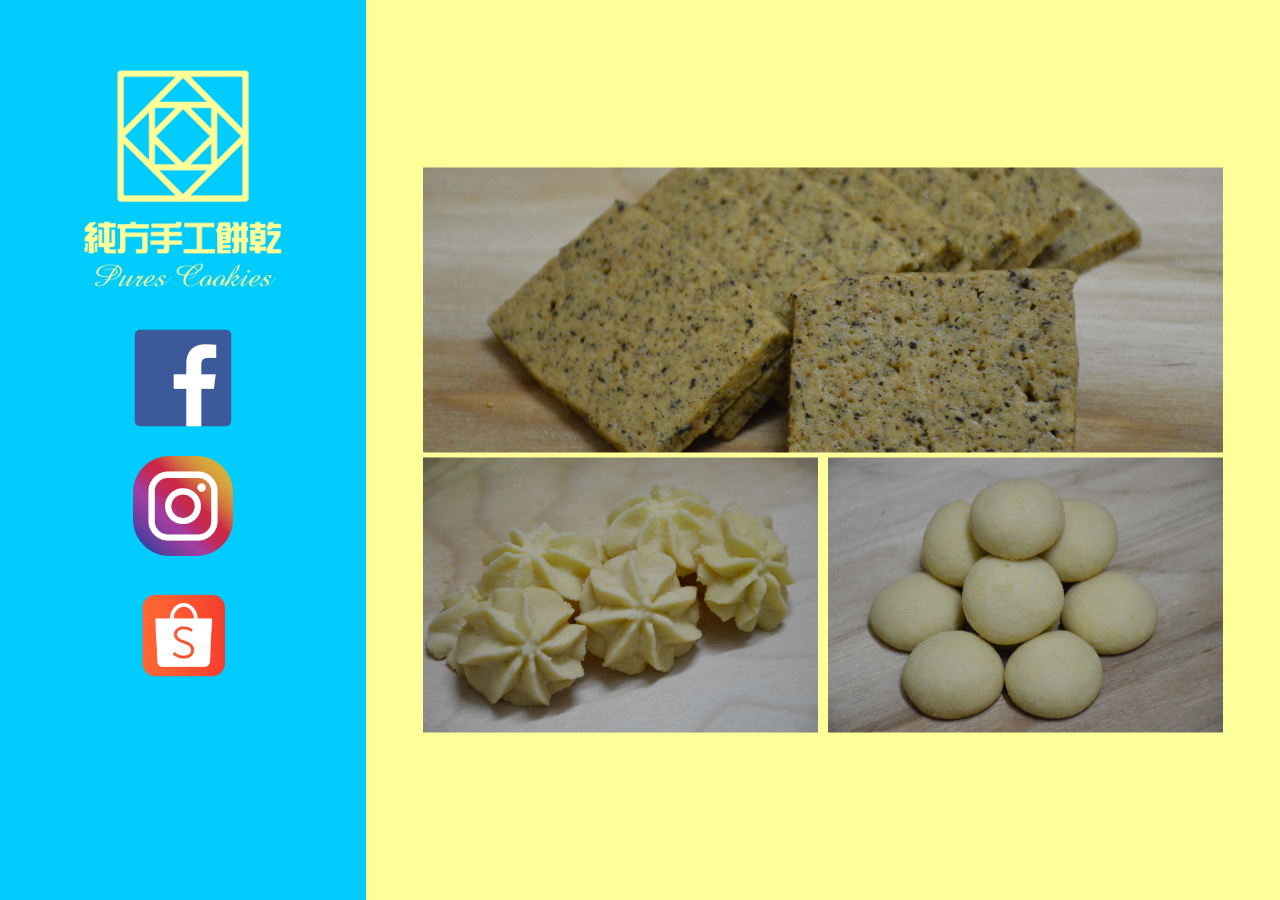
<file: index.html>
<!DOCTYPE html>
<html lang="en">
<head>
    <meta charset="UTF-8">
    <meta http-equiv="X-UA-Compatible" content="IE=edge">
    <meta name="viewport" content="width=device-width, initial-scale=1.0">
    <title>純方手工餅乾</title>
    <link rel="stylesheet" href="./css/00-RWD.css">
</head>
<body>
    <div class="nav">
        <img class="logo" src="./img/logo.jpg">
        <div class="menu">
            <div class="menu-list">
                <a href="https://zh-tw.facebook.com/PURE2Cookies/">
                    <img class="menu-list-logo" src="./img/logo-f.png">
                </a>
            </div>
            <div class="menu-list">
                <a href="https://www.instagram.com/chunfun.cookies/">
                    <img class="menu-list-logo" src="./img/logo-i.png">
                </a>
            </div>
            <div class="menu-list">
                <a href="https://shopee.tw/stud10228">
                    <img class="menu-list-logo" src="./img/logo-s.png">
                </a>
            </div>
        </div>
    </div>
    <div class="container">
        <div class="wrap">
            <div class="wrap-1"></div>
            <div class="wrap-2"></div>
            <div class="wrap-3"></div>
        </div>
    </div>
</body>
</html>
</file>
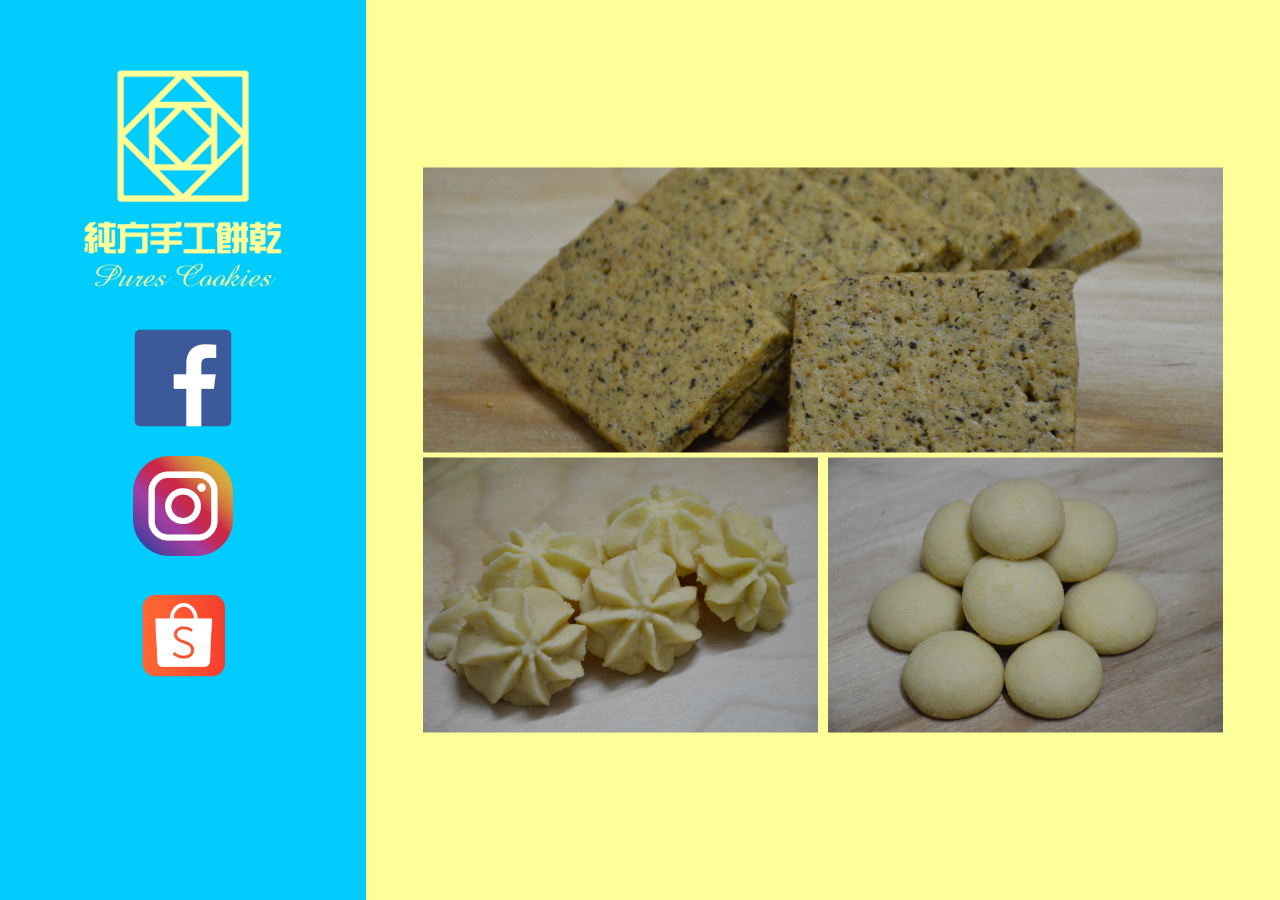
<file: 00-RWD.html>
<!DOCTYPE html>
<html lang="en">
<head>
    <meta charset="UTF-8">
    <meta http-equiv="X-UA-Compatible" content="IE=edge">
    <meta name="viewport" content="width=device-width, initial-scale=1.0">
    <title>純方手工餅乾</title>
    <link rel="stylesheet" href="./css/00-RWD.css">
</head>
<body>
    <div class="nav">
        <img class="logo" src="./img/logo.jpg">
        <div class="menu">
            <div class="menu-list">
                <a href="https://zh-tw.facebook.com/PURE2Cookies/">
                    <img class="menu-list-logo" src="./img/logo-f.png">
                </a>
            </div>
            <div class="menu-list">
                <a href="https://www.instagram.com/chunfun.cookies/">
                    <img class="menu-list-logo" src="./img/logo-i.png">
                </a>
            </div>
            <div class="menu-list">
                <a href="https://shopee.tw/stud10228">
                    <img class="menu-list-logo" src="./img/logo-s.png">
                </a>
            </div>
        </div>
    </div>
    <div class="container">
        <div class="wrap">
            <div class="wrap-1"></div>
            <div class="wrap-2"></div>
            <div class="wrap-3"></div>
        </div>
    </div>
</body>
</html>
</file>
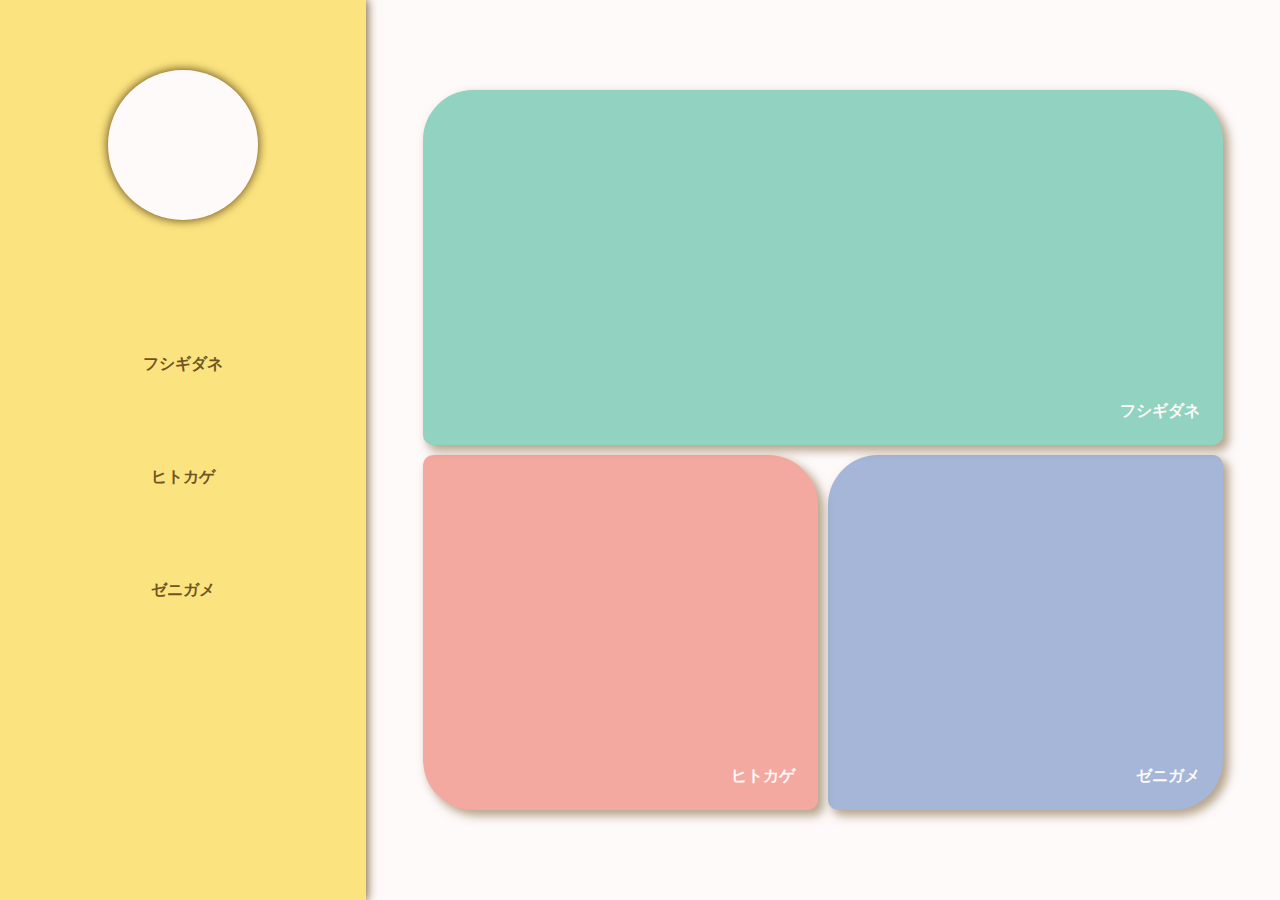
<file: RWD任務/完成檔案範例-精緻版/RWD.html>
<!DOCTYPE html>
<html lang="en">
  <head>
    <meta charset="UTF-8" />
    <meta http-equiv="X-UA-Compatible" content="IE=edge" />
    <meta name="viewport" content="width=device-width, initial-scale=1.0" />
    <title>愛と真実の悪を貫く！</title>
    <link rel="stylesheet" href="design.css" />
    <link rel="stylesheet" href="layout_PC.css" />
    <link rel="stylesheet" href="layout_SmallPC.css" />
    <link rel="stylesheet" href="layout_Tablet.css" />
    <link rel="stylesheet" href="layout_Phone.css" />
  </head>
  <body>
    <div class="nav">
      <div class="nav__collapse-btn"></div>
      <div class="logo"></div>
      <div class="menu">
        <a
          href="https://zukan.pokemon.co.jp/detail/001/"
          target="_blank"
          class="menu__menu-link grass"
          >フシギダネ</a
        >
        <a
          href="https://zukan.pokemon.co.jp/detail/004/"
          target="_blank"
          class="menu__menu-link fire"
          >ヒトカゲ</a
        >
        <a
          href="https://zukan.pokemon.co.jp/detail/007/"
          target="_blank"
          class="menu__menu-link water"
          >ゼニガメ</a
        >
      </div>
    </div>
    <div class="container">
      <div class="banner-wrapper">
        <div class="banner-wrapper__banner grass"></div>
        <div class="banner-wrapper__banner fire"></div>
        <div class="banner-wrapper__banner water"></div>
      </div>
    </div>
  </body>
</html>
</file>
<file: css/00-RWD.css>
* {
    box-sizing: border-box;
}
body {
    margin: 0;
}
.nav{
    position: fixed;
    width: 366px;
    height: 100vh;
    background-color: #00ccff;
}
.logo {
    position: relative;
    width: 250px;
    left: 50%;
    top: 50px;
    transform: translateX(-50%);
}
.menu {
    position: relative;
    width: 100%;
    top: 50px;
    padding: 0;
}
.menu-list {
    margin: 24px auto;
    text-align: center;
}
.menu-list-logo {
    width: 100px;
    transition: 0.3s;
}
.menu-list-logo:hover {
    transform: scale(1.2);
}
.container {
    position: absolute;
    width: calc(100% - 366px);
    height: 100vh;
    right: 0;
    background-color: #feff99;
}
.wrap {
    position: absolute;
    width: 955px;
    top: 50%;
    left: 50%;
    transform: translate(-50%, -50%);
}
.wrap-1, .wrap-2, .wrap-3 {
    float: left;
    width: 315px;
    height: 570px;
    margin-right: 5px;
    transition: 0.3s;
}
.wrap-1:hover, .wrap-2:hover, .wrap-3:hover {
    transform: scale(1.05);
}
.wrap-1 {
    background-image: url(../img/pic-1.jpg);
    background-size: cover;
    background-position: center center;
}
.wrap-2 {
    background-image: url(../img/pic-2.jpg);
    background-size: cover;
    background-position: center center;
}
.wrap-3 {
    background-image: url(../img/pic-3.jpg);
    background-size: cover;
    background-position: center center;
    margin-right: 0;
}
@media (max-width:1331px) {
    .nav{
        position: fixed;
        width: 366px;
        height: 100vh;
        background-color: #00ccff;
    }
    .logo {
        position: relative;
        width: 250px;
        left: 50%;
        top: 50px;
        transform: translateX(-50%);
    }
    .menu {
        position: relative;
        width: 100%;
        top: 50px;
        padding: 0;
    }
    .menu-list {
        margin: 24px auto;
        text-align: center;
    }
    .menu-list-logo {
        width: 100px;
        transition: 0.3s;
    }
    .menu-list-logo:hover {
        transform: scale(1.2);
    }
    .container {
        position: absolute;
        width: calc(100% - 366px);
        height: 100vh;
        right: 0;
        background-color: #feff99;
    }
    .wrap {
        position: absolute;
        width: 800px;
        top: 50%;
        left: 50%;
        transform: translate(-50%, -50%);
    }
    .wrap-1:hover, .wrap-2:hover, .wrap-3:hover {
        transform: scale(1.05);
    }
    .wrap-1 {
        background-image: url(../img/pic-1.jpg);
        background-size: cover;
        background-position: center center;
        float: left;
        width: 800px;
        height: 285px;
        margin-bottom: 5px;
        transition: 0.3s;
    }
    .wrap-2 {
        background-image: url(../img/pic-2.jpg);
        background-size: cover;
        background-position: center center;
        clear: left;
        float: left;
        width: 395px;
        height: 275px;
        margin-right: 5px;
        transition: 0.3s;
    }
    .wrap-3 {
        background-image: url(../img/pic-3.jpg);
        background-size: cover;
        background-position: center center;
        margin-right: 0;
        float: left;
        width: 395px;
        height: 275px;
        margin-left: 5px;
        transition: 0.3s;
    }
}
@media (max-width:1200px) {
    .nav{
        position: fixed;
        width: 100%;
        height: 100px;
        background-color: #00ccff;
        z-index: 1;
    }
    .logo {
        float: left;
        position: relative;
        width: 100px;
        left: 80px;
        top: 0;
        transform: translateX(-50%);
    }
    .menu {
        top: 0;
        width: 360px;
        position: relative;
        float: right;
        padding: 0;
    }
    .menu-list {
        position: relative;
        float: left;
        margin: 10px 20px;
        text-align: center;
    }
    .menu-list-logo {
        width: 80px;
        transition: 0.3s;
    }
    .menu-list-logo:hover {
        transform: scale(1.2);
    }
    .container {
        position: absolute;
        width: 100%;
        height: calc(100% - 100px);
        bottom: 0;
        background-color: #feff99;
    }
    .wrap {
        position: absolute;
        width: 700px;
        top: 50%;
        left: 50%;
        transform: translate(-50%, -50%);
    }
    .wrap-1:hover, .wrap-2:hover, .wrap-3:hover {
        transform: scale(1.05);
    }
    .wrap-1 {
        background-image: url(../img/pic-1.jpg);
        background-size: cover;
        background-position: center center;
        float: left;
        width: 700px;
        height: 400px;
        margin-bottom: 5px;
        transition: 0.3s;
    }
    .wrap-2 {
        background-image: url(../img/pic-2.jpg);
        background-size: cover;
        background-position: center center;
        clear: left;
        float: left;
        width: 345px;
        height: 390px;
        margin-right: 5px;
        transition: 0.3s;
    }
    .wrap-3 {
        background-image: url(../img/pic-3.jpg);
        background-size: cover;
        background-position: center center;
        margin-right: 0;
        float: left;
        width: 345px;
        height: 390px;
        margin-left: 5px;
        transition: 0.3s;
    }
}
@media (max-width:768px) {
    .nav{
        position: fixed;
        width: 100%;
        height: 80px;
        background-color: #00ccff;
        z-index: 1;
    }
    .logo {
        float: left;
        position: absolute;
        width: 80px;
        left: 50%;
        transform: translateX(-50%);
    }
    .menu {
        width: 50px;
        height: 50px;
        float: left;
        position: absolute;
        background-color: unset;
        margin: 15px 25px;
        background-image: url(../img/list.png);
        background-size: cover;
        background-position: center center;
        transition: 0.3s;
    }
    .menu:hover {
        width: 100px;
        height: 260px;
        display: flex;
        flex-direction: column;
        justify-content: space-around;
        align-items: center;
        background-image: none;
    }
    .menu:hover .menu-list {
        display: block;
    }
    .menu-list {
        float: left;
        margin: 10px 20px;
        display: none;
    }
    .menu-list-logo {
        width: 60px;
        transition: 0.3s;
    }
    .menu-list-logo:hover {
        transform: scale(1.2);
    }
    .container {
        position: absolute;
        width: 100%;
        height: calc(100% - 80px);
        bottom: 0;
        background-color: #feff99;
    }
    .wrap {
        position: absolute;
        width: 375px;
        top: 50%;
        left: 50%;
        transform: translate(-50%, -50%);
    }
    .wrap-1:hover, .wrap-2:hover, .wrap-3:hover {
        transform: scale(1.05);
    }
    .wrap-1 {
        background-image: url(../img/pic-1.jpg);
        background-size: cover;
        background-position: center center;
        width: 375px;
        height: 195px;
        margin-bottom: 5px;
        transition: 0.3s;
    }
    .wrap-2 {
        background-image: url(../img/pic-2.jpg);
        background-size: cover;
        background-position: center center;
        width: 375px;
        height: 195px;
        margin-bottom: 5px;
        transition: 0.3s;
    }
    .wrap-3 {
        background-image: url(../img/pic-3.jpg);
        background-size: cover;
        background-position: center center;
        width: 375px;
        height: 195px;
        transition: 0.3s;
        margin-left: 0;
    }
}
</file>
<file: RWD任務/完成檔案範例-精緻版/design.css>
/* --- 設計 --- */

:root {
  --main: rgb(251, 228, 127);
  --secondary: #705424;
}

* {
  box-sizing: border-box;
  color: var(--secondary);
  font-weight: bold;
}

body {
  background-color: snow;
}

.nav {
  background-color: var(--main);
  box-shadow: 0px 0px 10px 1px var(--secondary);
}
.nav__collapse-btn {
  background-image: url(https://www.pokemon.co.jp/ex/sun_moon/common/images/icons/pokeball.png);
}
.logo {
  background-image: url(https://zukan.pokemon.co.jp/zukan-api/up/images/index/5bb0cfd44302cd4df0c0c88d37457931.png);
}
.logo,
.nav__collapse-btn {
  background-color: snow;
  border-radius: 50%;
  box-shadow: 0 0 10px 1px var(--secondary);
}
.logo,
.banner-wrapper__banner,
.nav__collapse-btn {
  background-repeat: no-repeat;
  background-size: contain;
  background-position: center;
}
.menu__menu-link {
  text-decoration: none;
  margin-bottom: 20px;
  padding: 5px 10px;
  border: 3px solid transparent;
  border-radius: 10px;
  transition: all 0.2s ease;
}
.menu__menu-link:hover {
  color: snow;
  background-color: var(--secondary);
}
.menu__menu-link::before {
  background: url(https://i.imgur.com/HgqkOXu.png) 9999px 9999px no-repeat;
  display: block;
  width: 68px;
  height: 56px;
  content: "";
}
.menu__menu-link.grass::before {
  background-position: -136px 0;
}
.menu__menu-link.fire::before {
  background-position: -408px 0;
}
.menu__menu-link.water::before {
  background-position: -816px 0;
}
.banner-wrapper__banner {
  padding: 20px;
  transition: all 0.5s ease;
  opacity: 0.5;
  border: 3px solid transparent;
  box-shadow: 5px 5px 10px 1px var(--secondary);
  display: flex;
  justify-content: space-between;
}
.banner-wrapper__banner:hover {
  opacity: 1;
  /* border: 3px solid var(--main); */
  animation: blinkingBorder 1s infinite;
}
@keyframes blinkingBorder {
  0% {
    border: 3px solid var(--main);
  }
  50% {
    border: 3px solid transparent;
  }
  100% {
    border: 3px solid var(--main);
  }
}
.banner-wrapper__banner::before {
  content: "";
  height: 50px;
  width: 50px;
  display: block;
  background-size: cover;
}
.banner-wrapper__banner::after {
  align-self: flex-end;
}
.banner-wrapper__banner.grass {
  background-color: rgb(38, 172, 137);
  background-image: url(https://zukan.pokemon.co.jp/zukan-api/up/images/index/7b705082db2e24dd4ba25166dac84e0a.png);
}
.banner-wrapper__banner.grass:hover {
  background-image: url(https://zukan.pokemon.co.jp/zukan-api/up/images/index/ebccfe6f2ccfe2e851fd29739bf6220c.png);
}
.banner-wrapper__banner.grass::before {
  background-image: url(https://zukan.pokemon.co.jp/img/icon_type_4_on.svg);
}
.banner-wrapper__banner.grass::after {
  content: "フシギダネ";
}
.banner-wrapper__banner.grass:hover::after {
  content: "フシギバナ";
}
.banner-wrapper__banner::after {
  align-self: flex-end;
  color: snow;
}
.banner-wrapper__banner.fire {
  background-color: rgb(235, 91, 73);
  background-image: url(https://zukan.pokemon.co.jp/zukan-api/up/images/index/89953014f442146518ef45787d9bb0a4.png);
}
.banner-wrapper__banner.fire:hover {
  background-image: url(https://zukan.pokemon.co.jp/zukan-api/up/images/index/42062cbeca16839af3efe8a7d61ceb27a30f758b.png);
}
.banner-wrapper__banner.fire::before {
  background-image: url(https://zukan.pokemon.co.jp/img/icon_type_2_on.svg);
}
/* 此處的 content 如果變化前後字數增加則會改變容器寬度 */
/* 此情況下也許須將父層容器設為固定寬度，而非 flex-grow: 1 */
.banner-wrapper__banner.fire::after {
  content: "　ヒトカゲ";
}
.banner-wrapper__banner.fire:hover::after {
  content: "リザードン";
}
.banner-wrapper__banner.water {
  background-color: rgb(77, 117, 186);
  background-image: url(https://zukan.pokemon.co.jp/zukan-api/up/images/index/17388b7f608671656716ab509ee0fa05.png);
}
.banner-wrapper__banner.water:hover {
  background-image: url(https://zukan.pokemon.co.jp/zukan-api/up/images/index/81d2cf3830b75053da5b39dc22aa9a27.png);
}
.banner-wrapper__banner.water::before {
  background-image: url(https://zukan.pokemon.co.jp/img/icon_type_3_on.svg);
}
.banner-wrapper__banner.water::after {
  content: "　ゼニガメ";
}
.banner-wrapper__banner.water:hover::after {
  content: "カメックス";
}
</file>
<file: RWD任務/完成檔案範例-精緻版/layout_PC.css>
/* --- 排版 --- */
body {
  margin: 0;
  height: 100vh;
  display: flex;
}
.nav {
  width: 366px;
  display: flex;
  flex-direction: column;
  align-items: center;
  padding-top: 70px;
  flex-shrink: 0;
}
.nav__collapse-btn {
  display: none;
}
.logo {
  /* 
    寬度降低後的壓縮問題
  
    flex-shrink: 1 可以避免壓縮，但會擠壓下方 .menu 空間
    最佳化方向：使 .logo 可以等比例縮放
    */
  width: 150px;
  height: 150px;
  margin-bottom: 70px;
}
.menu {
  display: flex;
  flex-direction: column;
}
.menu__menu-link {
  display: flex;
  flex-direction: column;
  align-items: center;
}
.container {
  /* 使 .container 填滿剩餘區塊 */
  flex-grow: 1;
  display: flex;
  justify-content: center;
  align-items: center;
}

.banner-wrapper {
  width: 900px;
  height: 80%;
  display: flex;
}

.banner-wrapper__banner {
  flex-grow: 1;
  border-radius: 10px 50px;
}
.banner-wrapper__banner.grass,
.banner-wrapper__banner.fire {
  /* 10px 會在右邊留下空白 */
  margin-right: 12px;
}
</file>
<file: RWD任務/完成檔案範例-精緻版/layout_SmallPC.css>
@media (max-width: 1280px) {
  .banner-wrapper {
    width: 800px;
    flex-wrap: wrap;
  }
  .banner-wrapper__banner {
    /* 
      此處的 5px 為 .banner-wrapper__banner.grass 的 margin-bottom: 10px
      是否可以使用 flex-grow 等方法自動計算？
      */
    height: calc(50% - 5px);
    margin-right: 0;
  }
  .banner-wrapper__banner.grass {
    margin-right: 0;
    width: 100%;
    margin-bottom: 10px;
    border-radius: 50px 50px 10px 10px;
  }
  .banner-wrapper__banner.fire {
    /* 此處使用 flex-grow 則可自動平分加入 margin 後的剩餘空間 */
    flex-grow: 1;
    margin-right: 10px;
    border-radius: 10px 50px 10px 50px;
  }
  .banner-wrapper__banner.water {
    flex-grow: 1;
    border-radius: 50px 10px 50px 10px;
  }
}
</file>
<file: RWD任務/完成檔案範例-精緻版/layout_Tablet.css>
@media (max-width: 1166px) {
  body {
    flex-direction: column;
  }
  .nav {
    height: 100px;
    width: 100%;
    padding-top: 0;
    flex-direction: row;
    padding: 10px;
    justify-content: space-between;
  }
  .menu__menu-link {
    margin-bottom: 0;
    flex-direction: row;
    padding-right: 40px;
  }
  .logo {
    height: 80px;
    width: 80px;
    margin-bottom: 0;
  }
  .menu {
    flex-direction: row;
  }
  .banner-wrapper {
    width: 700px;
  }
}
</file>
<file: RWD任務/完成檔案範例-精緻版/layout_Phone.css>
@media (max-width: 768px) {
  .nav {
    height: 80px;
    justify-content: center;
    flex-direction: row-reverse;
    justify-content: center;
    position: relative;
  }
  .nav__collapse-btn {
    display: block;
    width: 40px;
    height: 40px;
    position: absolute;
    right: 20px;
    top: 20px;
  }
  /* 
    如何使用純 CSS 做出開啟選單的效果？ 
  
    以 :hover A 元素　→　開啟 B 元素為例：
    如果以 display: none 隱藏 B 元素並在 A:hover 元素下 display: block，會導致離開 A:hover 狀態時立即關閉 B 元素的顯示，原因是 display 的切換之間無法以 transition 過渡，所以必須在 B 元素上預設使用 display: block 並以 opacity 配合 z-index 暫時隱藏 B 元素，並在 A:hover 狀態時改變 z-index 與 opacity 使其顯示
  
    如何延遲關閉選單的時間？
  
    transition-delay 可以延遲元素執行過渡動化的時間
    */
  /* .menu:hover 可以在滑鼠移動到選單上後延遲開啟狀態 */
  .nav__collapse-btn {
    transition: transform 0.4s ease-out 0.5s;
  }
  .nav__collapse-btn:hover ~ .menu,
  .menu:hover {
    z-index: 999;
    opacity: 1;
    transition-delay: 0.4s;
  }
  .menu:hover ~ .nav__collapse-btn {
    /* 這邊是否可以讓滑鼠懸停在 .menu 時，繼續保持.nav__collapse-btn rotate(180deg) 的效果？ */
    /* 此寫法不可解的原因為雖然 ~ 可以選擇同層的元素，但 ~ 後方的元素順序必須位於前方元素下方 */
  }
  .nav__collapse-btn:hover,
  .menu:hover ~ .nav__collapse-btn {
    transform: rotate(180deg);
    transition: transform 0.4s ease-in;
  }
  .menu {
    position: fixed;
    flex-direction: column;
    background-color: var(--main);
    top: 100px;
    right: 20px;
    z-index: -999;
    border-radius: 50px 10px;
    padding: 15px;
    opacity: 0;
    /* 
      離開 :hover 狀態時延遲 .menu 過場的時間
      是否需考量版面切換之間短暫出現的問題？
      */
    transition: all 0s linear 0.5s;
  }
  .menu__menu-link:first-child {
    border-radius: 40px 10px 10px 10px;
  }
  .menu__menu-link:last-child {
    border-radius: 10px 10px 40px 10px;
  }
  .logo {
    height: 60px;
    width: 60px;
  }
  .banner-wrapper {
    height: 100%;
    width: 100%;
  }
  .banner-wrapper__banner {
    width: 100%;
    height: auto;
    box-shadow: none;
  }
  .banner-wrapper__banner.grass,
  .banner-wrapper__banner.fire,
  .banner-wrapper__banner.water {
    margin: 0;
    border-radius: 0;
  }
}
</file>
